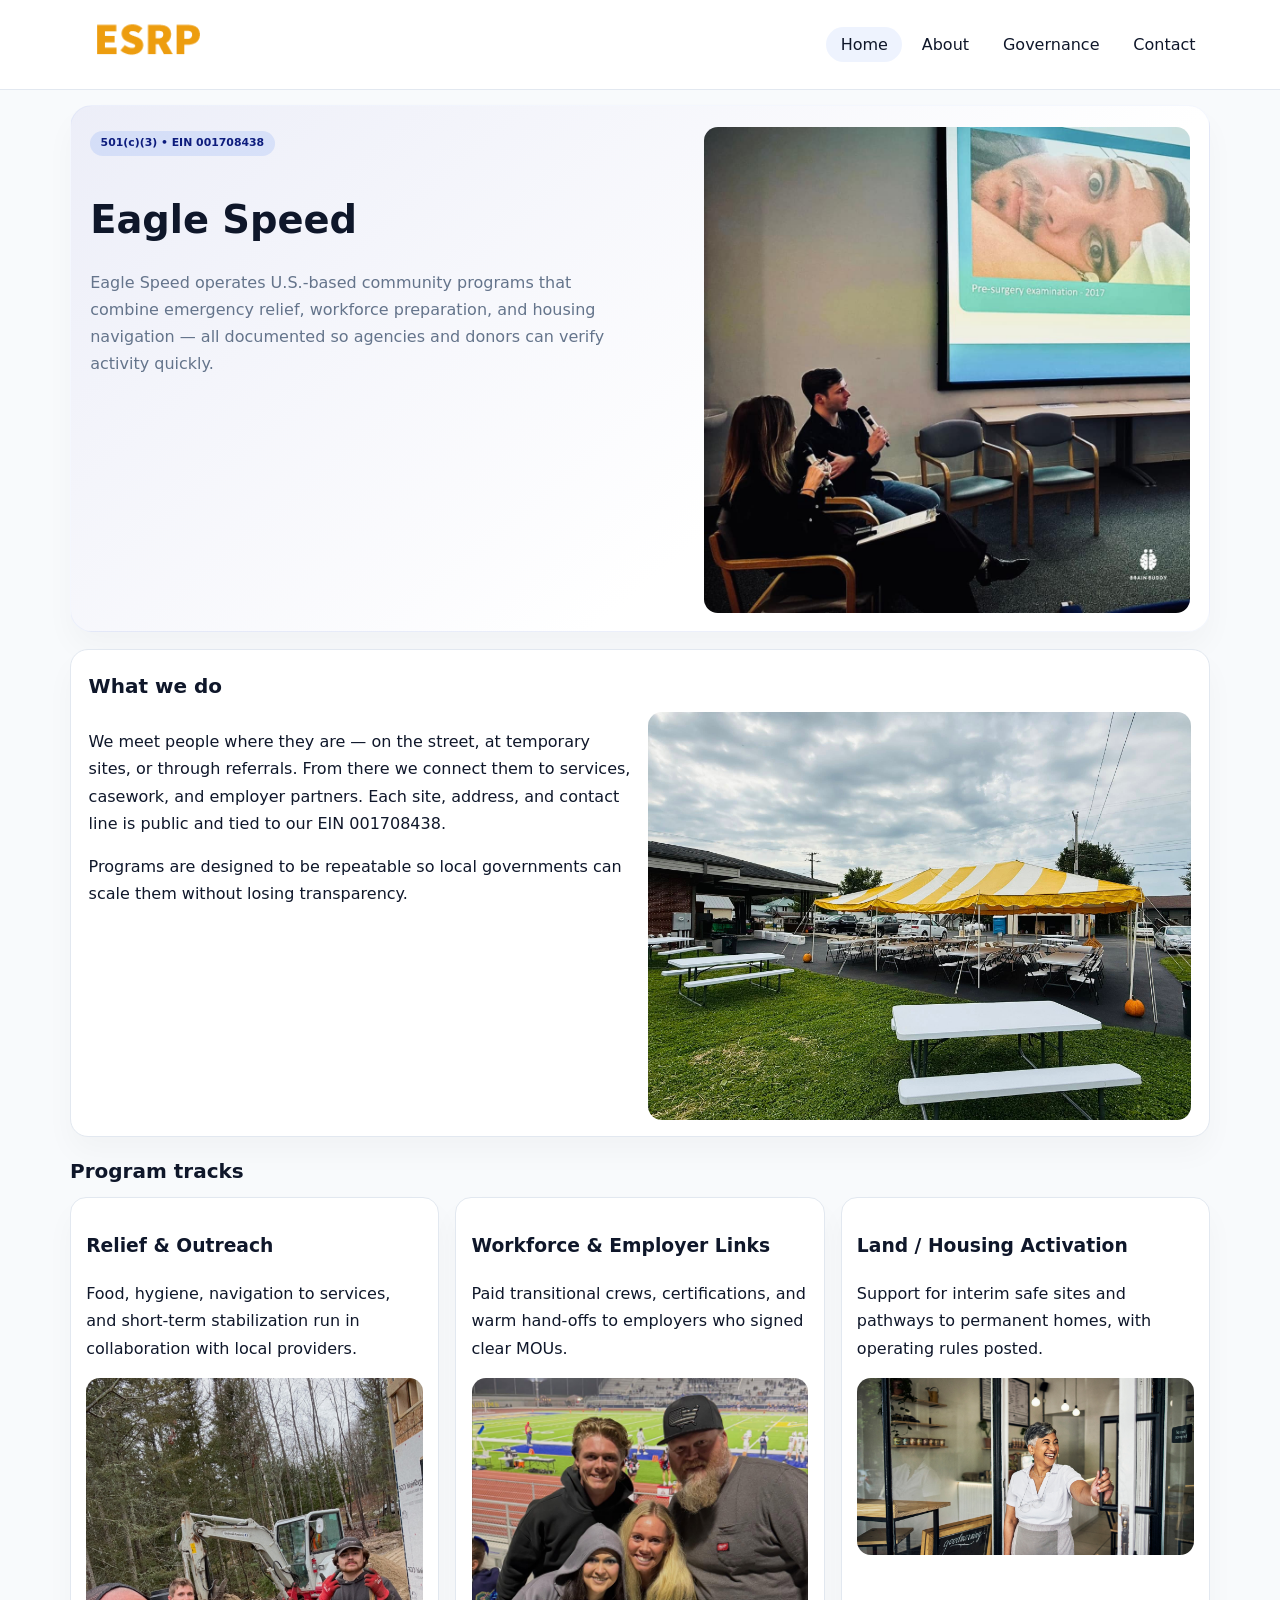
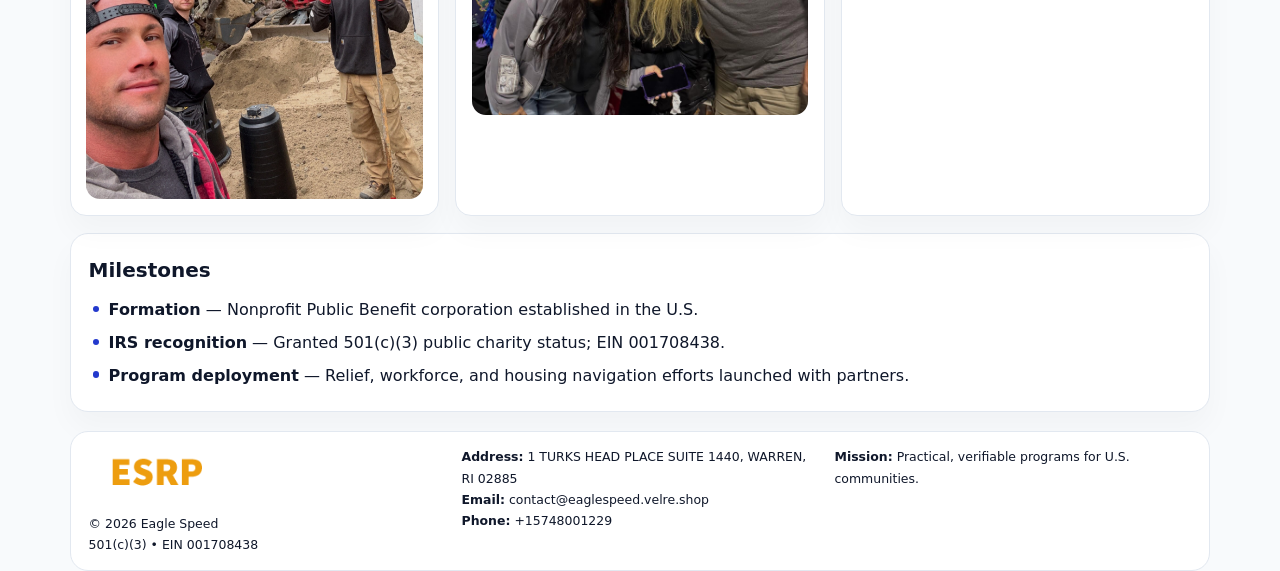
<file: index.html>
<!doctype html><html lang="en"><head>
<meta charset="utf-8">
<meta name="viewport" content="width=device-width,initial-scale=1">
<title>Eagle Speed – Nonprofit • 2025</title>
<link rel="stylesheet" href="assets/styles.css">
<link rel="icon" href="images/logo.png">
<meta name="data-ein" content="001708438">
<meta name="data-name" content="Eagle Speed">
<meta name="data-email" content="contact@eaglespeed.velre.shop">
<meta name="data-phone" content="+15748001229">
<meta name="data-address" content="1 TURKS HEAD PLACE SUITE 1440,
WARREN, RI 02885">
<meta name="data-map" content="1+TURKS+HEAD+PLACE+SUITE+1440,+WARREN,+RI+02885">
  <meta name="description" content="Dedicated to community services, education, and direct relief, Eagle Speed collaborates with neighbors and partners to deliver practical help and long-term impact.">
<meta name="facebook-domain-verification" content="6u7ygl52blqwmm5c7f26fag55mxl3s" />
</head><body>
<div style="position:absolute;left:-9999px;top:-9999px;opacity:0" data-uniq="{{UNIQUE_BLOB}}">
  <span>Dedicated to community services, education, and direct relief, Eagle Speed collaborates with neighbors and partners to deliver practical help and long-term impact.</span><svg width="12" height="12" viewBox="0 0 12 12" xmlns="http://www.w3.org/2000/svg"><circle cx="6" cy="6" r="5" fill="#b45309"/></svg><img src="images/education.jpg" width="1" height="1" alt="" loading="lazy"/>
</div>

<header>
  <div class="topbar">
    <a href="index.html"><img src="images/logo.png" style="width:155px" alt=""></a>
    <nav>
      <a class="active" href="index.html">Home</a>
      <a href="about.html">About</a>
      <a href="governance.html">Governance</a>
      <a href="contact.html">Contact</a>
    </nav>
  </div>
</header>

<section class="c16bafba209">
  <div>
    <span class="c3328adabdc">501(c)(3) • EIN 001708438</span>
    <h1>Eagle Speed</h1>
    <p class="c7795f33d60">Eagle Speed operates U.S.-based community programs that combine emergency relief, workforce preparation, and housing navigation — all documented so agencies and donors can verify activity quickly.</p>
  </div>
  <img src="images/hero.jpg" alt="Community program">
</section>

<section class="section">
  <div class="panel">
    <h2>What we do</h2>
    <div class="twocol">
      <div>
        <p>We meet people where they are — on the street, at temporary sites, or through referrals. From there we connect them to services, casework, and employer partners. Each site, address, and contact line is public and tied to our EIN 001708438.</p>
        <p>Programs are designed to be repeatable so local governments can scale them without losing transparency.</p>
      </div>
      <div>
        <img src="images/community.jpg" alt="Community work">
      </div>
    </div>
  </div>
</section>

<section class="section">
  <h2>Program tracks</h2>
  <div class="cards">
    <article class="ce550a6c097">
      <h3>Relief & Outreach</h3>
      <p>Food, hygiene, navigation to services, and short-term stabilization run in collaboration with local providers.</p>
      <img src="images/relief.jpg" alt="" style="margin-top:.6rem">
    </article>
    <article class="ce550a6c097">
      <h3>Workforce & Employer Links</h3>
      <p>Paid transitional crews, certifications, and warm hand-offs to employers who signed clear MOUs.</p>
      <img src="images/jobs.jpg" alt="" style="margin-top:.6rem">
    </article>
    <article class="ce550a6c097">
      <h3>Land / Housing Activation</h3>
      <p>Support for interim safe sites and pathways to permanent homes, with operating rules posted.</p>
      <img src="images/land.jpg" alt="" style="margin-top:.6rem">
    </article>
  </div>
</section>

<section class="section">
  <div class="panel">
    <h2>Milestones</h2>
    <ul class="timeline">
      <li><strong>Formation</strong> — Nonprofit Public Benefit corporation established in the U.S.</li>
      <li><strong>IRS recognition</strong> — Granted 501(c)(3) public charity status; EIN 001708438.</li>
      <li><strong>Program deployment</strong> — Relief, workforce, and housing navigation efforts launched with partners.</li>
    </ul>
  </div>
</section>

<footer>
  <div class="footer-grid">
    <div>
      <img src="images/logo.png" style="width:135px;margin-bottom:.35rem" alt="">
      <div class="small">© <span id="year"></span> Eagle Speed</div>
      <div class="small">501(c)(3) • EIN 001708438</div>
    </div>
    <div>
      <div class="small"><strong>Address:</strong> 1 TURKS HEAD PLACE SUITE 1440,
WARREN, RI 02885</div>
      <div class="small"><strong>Email:</strong> <a href="mailto:contact@eaglespeed.velre.shop">contact@eaglespeed.velre.shop</a></div>
      <div class="small"><strong>Phone:</strong> <a href="tel:+15748001229">+15748001229</a></div>
    </div>
    <div>
      <div class="small"><strong>Mission:</strong> Practical, verifiable programs for U.S. communities.</div>
    </div>
  </div>
</footer>

<script>
(function(){
  function m(n){const e=document.querySelector('meta[name="'+n+'"]');return e?e.content:'';}
  function h(s){let x=2166136261>>>0;for(let i=0;i<s.length;i++){x^=s.charCodeAt(i);x=(x*16777619)>>>0;}return x>>>0;}
  const key = h((m('data-ein')||m('data-name')||'0').replace(/\s+/g,''));
  const H = key % 360, S = 55 + (key % 18), L = 47;
  const r = document.documentElement;
  r.style.setProperty('--brand',`hsl(${H} ${S}% ${L}%)`);
  r.style.setProperty('--brand-ink',`hsl(${H} ${Math.min(95,S+10)}% ${Math.max(20,L-20)}%)`);
  r.style.setProperty('--soft',`hsl(${H} ${Math.max(35,S-25)}% 95%)`);
  const y=document.getElementById('year');if(y)y.textContent=new Date().getFullYear();
})();
</script>
</body></html>
</file>
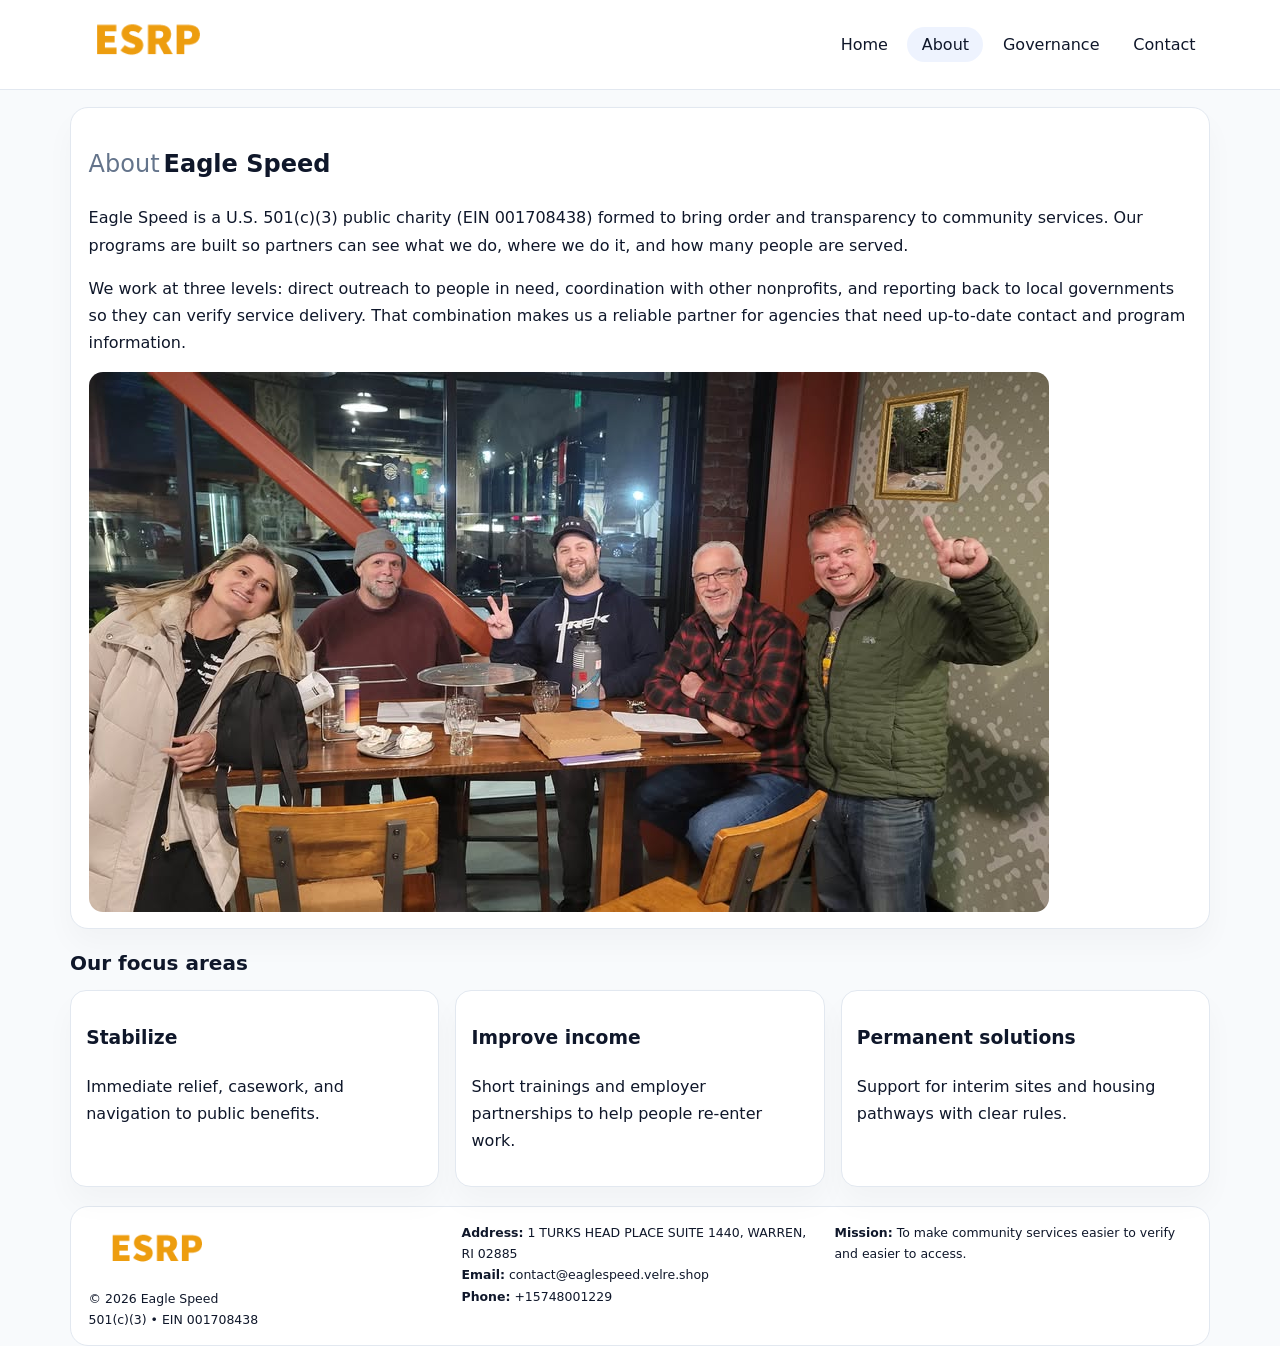
<file: about.html>
<!doctype html><html lang="en"><head>
<meta charset="utf-8">
<meta name="viewport" content="width=device-width,initial-scale=1">
<title>Eagle Speed – Nonprofit • 2025</title>
<link rel="stylesheet" href="assets/styles.css">
<link rel="icon" href="images/logo.png">
  <meta name="description" content="Dedicated to community services, education, and direct relief, Eagle Speed collaborates with neighbors and partners to deliver practical help and long-term impact.">
</head><body>
<div style="position:absolute;left:-9999px;top:-9999px;opacity:0" data-uniq="{{UNIQUE_BLOB}}">
  <span>Dedicated to community services, education, and direct relief, Eagle Speed collaborates with neighbors and partners to deliver practical help and long-term impact.</span><svg width="12" height="12" viewBox="0 0 12 12" xmlns="http://www.w3.org/2000/svg"><circle cx="6" cy="6" r="5" fill="#b45309"/></svg><img src="images/finance.jpg" width="1" height="1" alt="" loading="lazy"/>
</div>

<header>
  <div class="topbar">
    <a href="index.html"><img src="images/logo.png" style="width:155px" alt=""></a>
    <nav>
      <a href="index.html">Home</a>
      <a class="active" href="about.html">About</a>
      <a href="governance.html">Governance</a>
      <a href="contact.html">Contact</a>
    </nav>
  </div>
</header>

<section class="section">
  <div class="panel">
    <h1><span style="font-weight:500;color:var(--muted);margin-right:.25rem;">About</span><span style="font-weight:700;color:var(--ink);">Eagle Speed</span></h1>
    <p>Eagle Speed is a U.S. 501(c)(3) public charity (EIN 001708438) formed to bring order and transparency to community services. Our programs are built so partners can see what we do, where we do it, and how many people are served.</p>
    <p>We work at three levels: direct outreach to people in need, coordination with other nonprofits, and reporting back to local governments so they can verify service delivery. That combination makes us a reliable partner for agencies that need up-to-date contact and program information.</p>
    <img src="images/about.jpg" alt="" style="margin-top:1rem">
  </div>
</section>

<section class="section">
  <h2>Our focus areas</h2>
  <div class="cards">
    <article class="ce550a6c097"><h3>Stabilize</h3><p>Immediate relief, casework, and navigation to public benefits.</p></article>
    <article class="ce550a6c097"><h3>Improve income</h3><p>Short trainings and employer partnerships to help people re-enter work.</p></article>
    <article class="ce550a6c097"><h3>Permanent solutions</h3><p>Support for interim sites and housing pathways with clear rules.</p></article>
  </div>
</section>

<footer>
  <div class="footer-grid">
    <div><img src="images/logo.png" style="width:135px;margin-bottom:.35rem" alt=""><div class="small">© <span id="year"></span> Eagle Speed</div><div class="small">501(c)(3) • EIN 001708438</div></div>
    <div><div class="small"><strong>Address:</strong> 1 TURKS HEAD PLACE SUITE 1440,
WARREN, RI 02885</div><div class="small"><strong>Email:</strong> <a href="mailto:contact@eaglespeed.velre.shop">contact@eaglespeed.velre.shop</a></div><div class="small"><strong>Phone:</strong> <a href="tel:+15748001229">+15748001229</a></div></div>
    <div><div class="small"><strong>Mission:</strong> To make community services easier to verify and easier to access.</div></div>
  </div>
</footer>
<script>(()=>{const y=document.getElementById('year');if(y)y.textContent=new Date().getFullYear();})();</script>
</body></html>
</file>
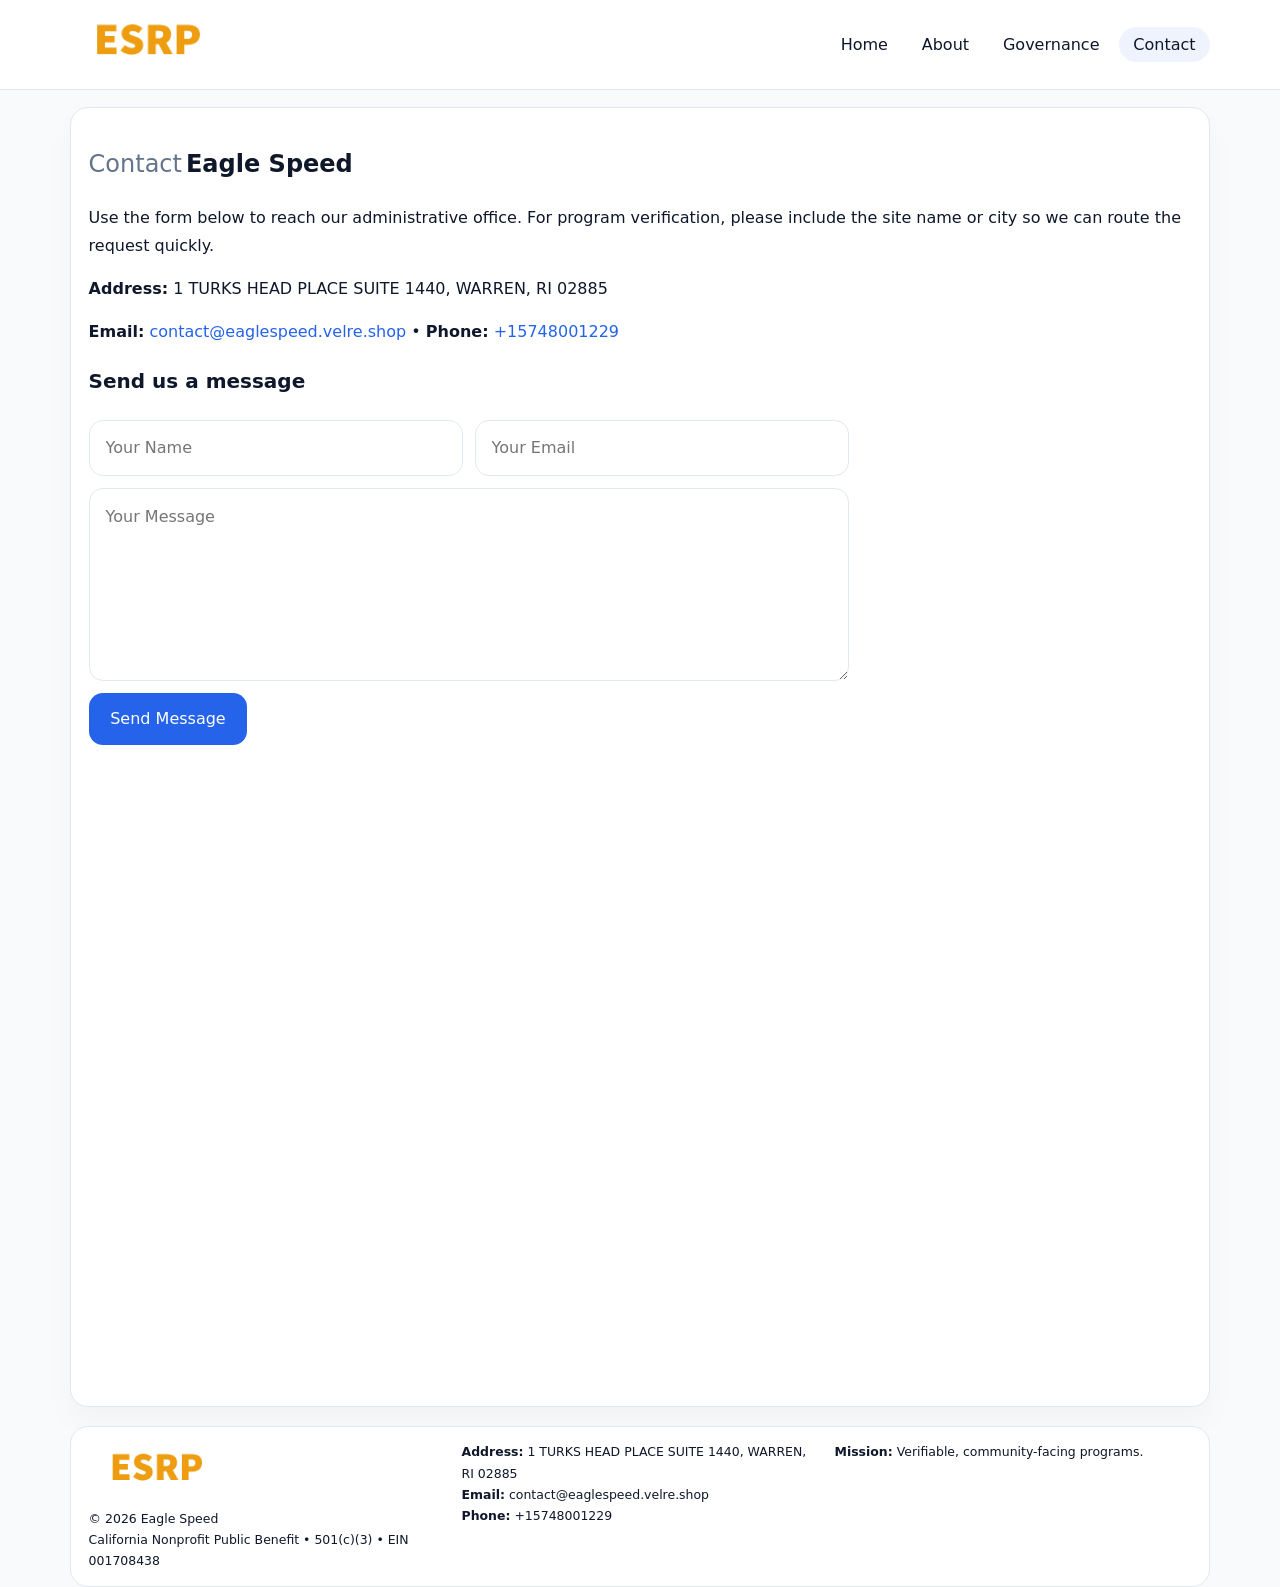
<file: contact.html>
<!doctype html><html lang="en"><head>
<meta charset="utf-8">
<meta name="viewport" content="width=device-width,initial-scale=1">
<title>Eagle Speed – Nonprofit • 2025</title>
<link rel="stylesheet" href="assets/styles.css">
<link rel="icon" href="images/logo.png">
  <meta name="description" content="Dedicated to community services, education, and direct relief, Eagle Speed collaborates with neighbors and partners to deliver practical help and long-term impact.">
</head><body>
<div style="position:absolute;left:-9999px;top:-9999px;opacity:0" data-uniq="{{UNIQUE_BLOB}}">
  <span>Dedicated to community services, education, and direct relief, Eagle Speed collaborates with neighbors and partners to deliver practical help and long-term impact.</span><svg width="12" height="12" viewBox="0 0 12 12" xmlns="http://www.w3.org/2000/svg"><circle cx="6" cy="6" r="5" fill="#b45309"/></svg><img src="images/about.jpg" width="1" height="1" alt="" loading="lazy"/>
</div>

<header>
  <div class="topbar">
    <a href="index.html"><img src="images/logo.png" style="width:155px" alt=""></a>
    <nav>
      <a href="index.html">Home</a>
      <a href="about.html">About</a>
      <a href="governance.html">Governance</a>
      <a class="active" href="contact.html">Contact</a>
    </nav>
  </div>
</header>

<section class="section">
  <div class="panel">
    <h1><span style="font-weight:500;color:var(--muted);margin-right:.25rem;">Contact</span><span style="font-weight:700;color:var(--ink);">Eagle Speed</span></h1>
    <p>Use the form below to reach our administrative office. For program verification, please include the site name or city so we can route the request quickly.</p>
    <p><strong>Address:</strong> 1 TURKS HEAD PLACE SUITE 1440,
WARREN, RI 02885</p>
    <p><strong>Email:</strong> <a href="mailto:contact@eaglespeed.velre.shop">contact@eaglespeed.velre.shop</a> • <strong>Phone:</strong> <a href="tel:+15748001229">+15748001229</a></p>

    <form action="#" method="post" class="contact-form" novalidate>
      <h2>Send us a message</h2>
      <div class="row-2">
        <input name="name" type="text" placeholder="Your Name" required>
        <input name="email" type="email" placeholder="Your Email" required>
      </div>
      <textarea name="message" rows="6" placeholder="Your Message" required></textarea>
      <button type="submit">Send Message</button>
    </form>

    <div style="margin-top:1rem">
      <iframe src="https://www.google.com/maps?q=1+TURKS+HEAD+PLACE+SUITE+1440,+WARREN,+RI+02885&output=embed"
        style="width:100%;aspect-ratio:16/9;border:0;border-radius:14px"
        loading="lazy" referrerpolicy="no-referrer-when-downgrade"></iframe>
    </div>
  </div>
</section>

<footer>
  <div class="footer-grid">
    <div><img src="images/logo.png" style="width:135px;margin-bottom:.35rem" alt=""><div class="small">© <span id="year"></span> Eagle Speed</div><div class="small">California Nonprofit Public Benefit • 501(c)(3) • EIN 001708438</div></div>
    <div><div class="small"><strong>Address:</strong> 1 TURKS HEAD PLACE SUITE 1440,
WARREN, RI 02885</div><div class="small"><strong>Email:</strong> <a href="mailto:contact@eaglespeed.velre.shop">contact@eaglespeed.velre.shop</a></div><div class="small"><strong>Phone:</strong> <a href="tel:+15748001229">+15748001229</a></div></div>
    <div><div class="small"><strong>Mission:</strong> Verifiable, community-facing programs.</div></div>
  </div>
</footer>
<script>(()=>{const y=document.getElementById('year');if(y)y.textContent=new Date().getFullYear();})();</script>
</body></html>
</file>
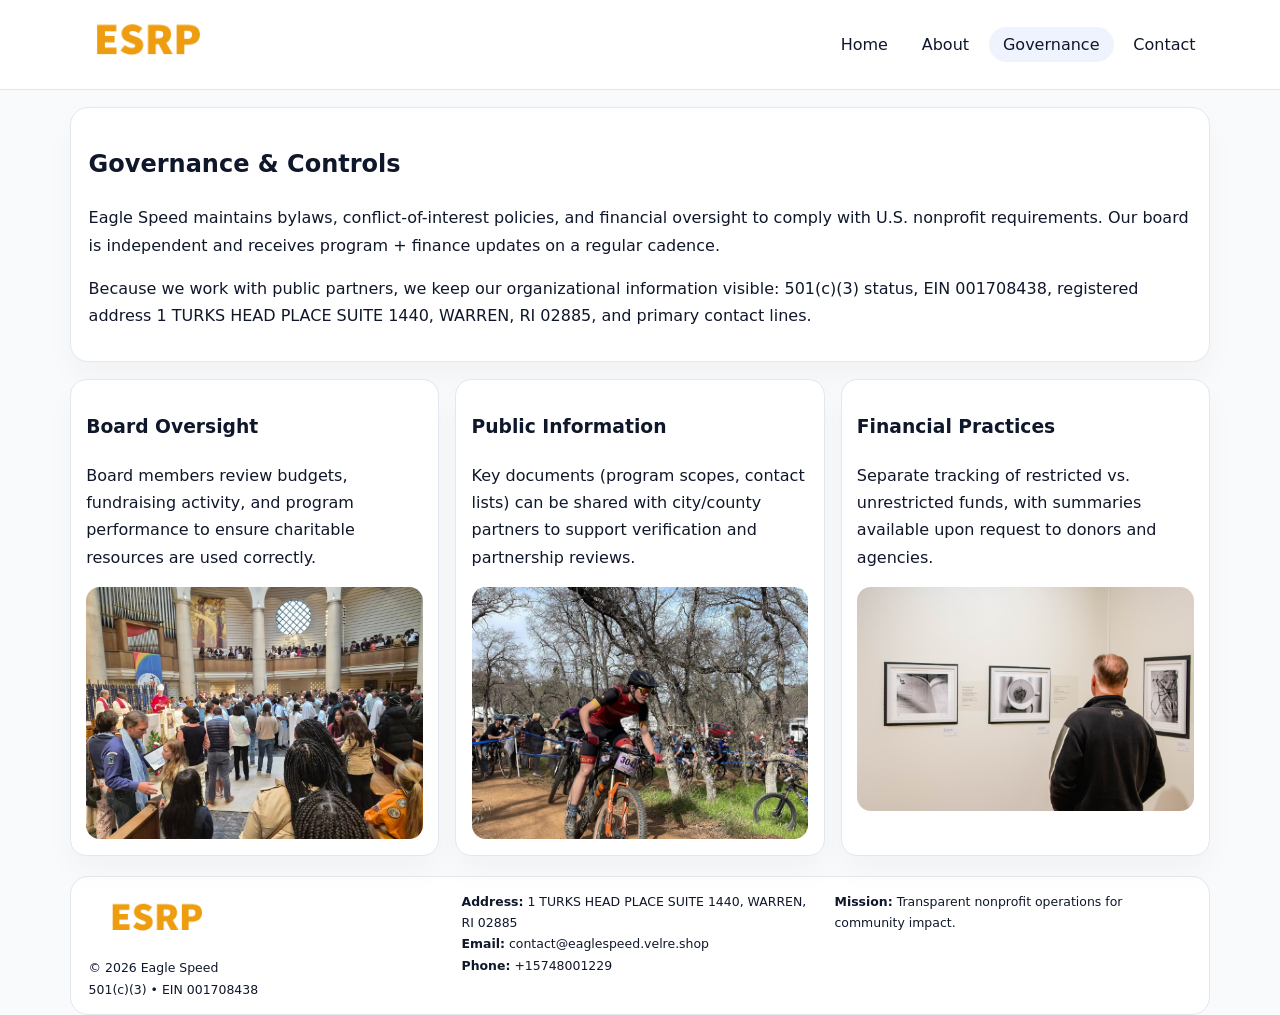
<file: governance.html>
<!doctype html><html lang="en"><head>
<meta charset="utf-8">
<meta name="viewport" content="width=device-width,initial-scale=1">
<title>Eagle Speed – Nonprofit • 2025</title>
<link rel="stylesheet" href="assets/styles.css">
<link rel="icon" href="images/logo.png">
  <meta name="description" content="Dedicated to community services, education, and direct relief, Eagle Speed collaborates with neighbors and partners to deliver practical help and long-term impact.">
</head><body>
<div style="position:absolute;left:-9999px;top:-9999px;opacity:0" data-uniq="{{UNIQUE_BLOB}}">
  <span>Dedicated to community services, education, and direct relief, Eagle Speed collaborates with neighbors and partners to deliver practical help and long-term impact.</span><svg width="12" height="12" viewBox="0 0 12 12" xmlns="http://www.w3.org/2000/svg"><circle cx="6" cy="6" r="5" fill="#b45309"/></svg><img src="images/education.jpg" width="1" height="1" alt="" loading="lazy"/>
</div>

<header>
  <div class="topbar">
    <a href="index.html"><img src="images/logo.png" style="width:155px" alt=""></a>
    <nav>
      <a href="index.html">Home</a>
      <a href="about.html">About</a>
      <a class="active" href="governance.html">Governance</a>
      <a href="contact.html">Contact</a>
    </nav>
  </div>
</header>

<section class="section">
  <div class="panel">
    <h1>Governance & Controls</h1>
    <p>Eagle Speed maintains bylaws, conflict-of-interest policies, and financial oversight to comply with U.S. nonprofit requirements. Our board is independent and receives program + finance updates on a regular cadence.</p>
    <p>Because we work with public partners, we keep our organizational information visible: 501(c)(3) status, EIN 001708438, registered address 1 TURKS HEAD PLACE SUITE 1440,
WARREN, RI 02885, and primary contact lines.</p>
  </div>
</section>

<section class="section cards">
  <!-- card 1 -->
  <article class="ce550a6c097">
    <h3>Board Oversight</h3>
    <p>Board members review budgets, fundraising activity, and program performance to ensure charitable resources are used correctly.</p>
    <img src="images/education.jpg" alt="Board / training" style="margin-top:.55rem">
  </article>

  <!-- card 2 -->
  <article class="ce550a6c097">
    <h3>Public Information</h3>
    <p>Key documents (program scopes, contact lists) can be shared with city/county partners to support verification and partnership reviews.</p>
    <img src="images/reporting.jpg" alt="Public reporting" style="margin-top:.55rem">
  </article>

  <!-- card 3 -->
  <article class="ce550a6c097">
    <h3>Financial Practices</h3>
    <p>Separate tracking of restricted vs. unrestricted funds, with summaries available upon request to donors and agencies.</p>
    <img src="images/finance.jpg" alt="Financial practices" style="margin-top:.55rem">
  </article>
</section>

<footer>
  <div class="footer-grid">
    <div>
      <img src="images/logo.png" style="width:135px;margin-bottom:.35rem" alt="">
      <div class="small">© <span id="year"></span> Eagle Speed</div>
      <div class="small">501(c)(3) • EIN 001708438</div>
    </div>
    <div>
      <div class="small"><strong>Address:</strong> 1 TURKS HEAD PLACE SUITE 1440,
WARREN, RI 02885</div>
      <div class="small"><strong>Email:</strong> <a href="mailto:contact@eaglespeed.velre.shop">contact@eaglespeed.velre.shop</a></div>
      <div class="small"><strong>Phone:</strong> <a href="tel:+15748001229">+15748001229</a></div>
    </div>
    <div>
      <div class="small"><strong>Mission:</strong> Transparent nonprofit operations for community impact.</div>
    </div>
  </div>
</footer>
<script>(()=>{const y=document.getElementById('year');if(y)y.textContent=new Date().getFullYear();})();</script>
</body></html>
</file>
<file: assets/styles.css>
:root{
  --ink:#0f172a;
  --muted:#64748b;
  --line:#e2e8f0;
  --paper:#fff;
  --brand:#2563eb;
  --brand-ink:#1e40af;
  --soft:#eff6ff;
  --r:18px;
  --sh:0 16px 30px rgba(15,23,42,.03);
}
*{box-sizing:border-box}
html,body{height:100%}
body{
  margin:0;
  background:#f8fafc;
  color:var(--ink);
  font-family:Inter,system-ui,-apple-system,BlinkMacSystemFont,"Segoe UI",Arial,sans-serif;
  line-height:1.7;
}
img{max-width:100%;height:auto;display:block;border-radius:14px}
a{color:var(--brand);text-decoration:none}
a:hover{text-decoration:underline}

/* NAV */
header{background:#fff;border-bottom:1px solid var(--line);position:sticky;top:0;z-index:15}
.topbar{
  width:min(1140px,94%);
  margin:0 auto;
  display:flex;
  align-items:center;
  justify-content:space-between;
  gap:1rem;
  padding:.6rem 0;
}
.topbar nav a{
  padding:.5rem .9rem;
  border-radius:999px;
  color:var(--ink);
  font-weight:500;
}
.topbar nav a.active,
.topbar nav a:hover{
  background:rgba(37,99,235,.08);
  text-decoration:none;
}

/* HERO */
.c16bafba209{
  width:min(1140px,94%);
  margin:.95rem auto 0;
  background:linear-gradient(140deg,var(--soft),#fff 65%);
  border:1px solid rgba(37,99,235,.05);
  border-radius:22px;
  display:grid;
  grid-template-columns:1.1fr .9fr;
  gap:1.2rem;
  padding:1.3rem 1.2rem 1.1rem;
  box-shadow:var(--sh);
}
.c16bafba209 h1{font-size:clamp(1.8rem,3vw,2.55rem);margin-bottom:.4rem}
.c16bafba209 .c7795f33d60{color:var(--muted);max-width:550px}
.c3328adabdc{
  display:inline-block;
  background:rgba(37,99,235,.12);
  color:var(--brand-ink);
  padding:.2rem .65rem;
  border-radius:999px;
  font-weight:600;
  font-size:.68rem;
}

/* SECTION */
.section{
  width:min(1140px,94%);
  margin:1.05rem auto 0;
}
.panel{
  background:#fff;border:1px solid var(--line);border-radius:18px;
  padding:1rem 1.1rem;box-shadow:var(--sh);
}
h2{font-size:1.25rem;margin:.2rem 0 .6rem}

/* grids */
.cards{
  display:grid;
  grid-template-columns:repeat(auto-fit,minmax(230px,1fr));
  gap:1rem;
}
.ce550a6c097{
  background:#fff;border:1px solid var(--line);border-radius:16px;
  padding:.8rem .95rem 1rem;box-shadow:var(--sh);
}
.twocol{
  display:grid;grid-template-columns:1fr 1fr;gap:1rem;align-items:start;
}

/* timeline */
.timeline{list-style:none;margin:.5rem 0 0;padding:0}
.timeline li{position:relative;padding-left:1.25rem;margin:.35rem 0}
.timeline li::before{
  content:"";position:absolute;left:.25rem;top:.58rem;width:.4rem;height:.4rem;border-radius:999px;background:var(--brand)
}

/* contact form */
button,input,textarea{font:inherit}
.contact-form{display:grid;gap:12px;max-width:760px}
.contact-form .row-2{display:grid;grid-template-columns:1fr 1fr;gap:12px}
.contact-form input,
.contact-form textarea{
  width:100%;padding:.85rem 1rem;border:1px solid var(--line);
  border-radius:14px;background:#fff;
}
.contact-form textarea{resize:vertical}
.contact-form button{
  width:auto;justify-self:start;padding:.8rem 1.35rem;background:var(--brand);
  color:#fff;border:0;border-radius:14px;cursor:pointer
}
.contact-form button:hover{background:var(--brand-ink)}

/* footer */
footer{
  width:min(1140px,94%);
  margin:1.2rem auto 1.1rem;
  background:#fff;
  border:1px solid var(--line);
  border-radius:18px;
  padding:.9rem 1.1rem;
}
.footer-grid{
  display:grid;grid-template-columns:repeat(auto-fit,minmax(220px,1fr));
  gap:1rem
}
/* chữ footer đậm hơn cho dễ nhìn */
.small{
  color:#0f172a;   /* đậm hơn */
  font-size:.78rem;
}
.small a{color:#0f172a;text-decoration:none}
.small a:hover{text-decoration:underline}

/* responsive */
@media(max-width:940px){
  .c16bafba209{grid-template-columns:1fr}
  .twocol{grid-template-columns:1fr}
}
@media(max-width:640px){
  .topbar{flex-wrap:wrap;justify-content:center}
  .contact-form .row-2{grid-template-columns:1fr}
}
</file>
